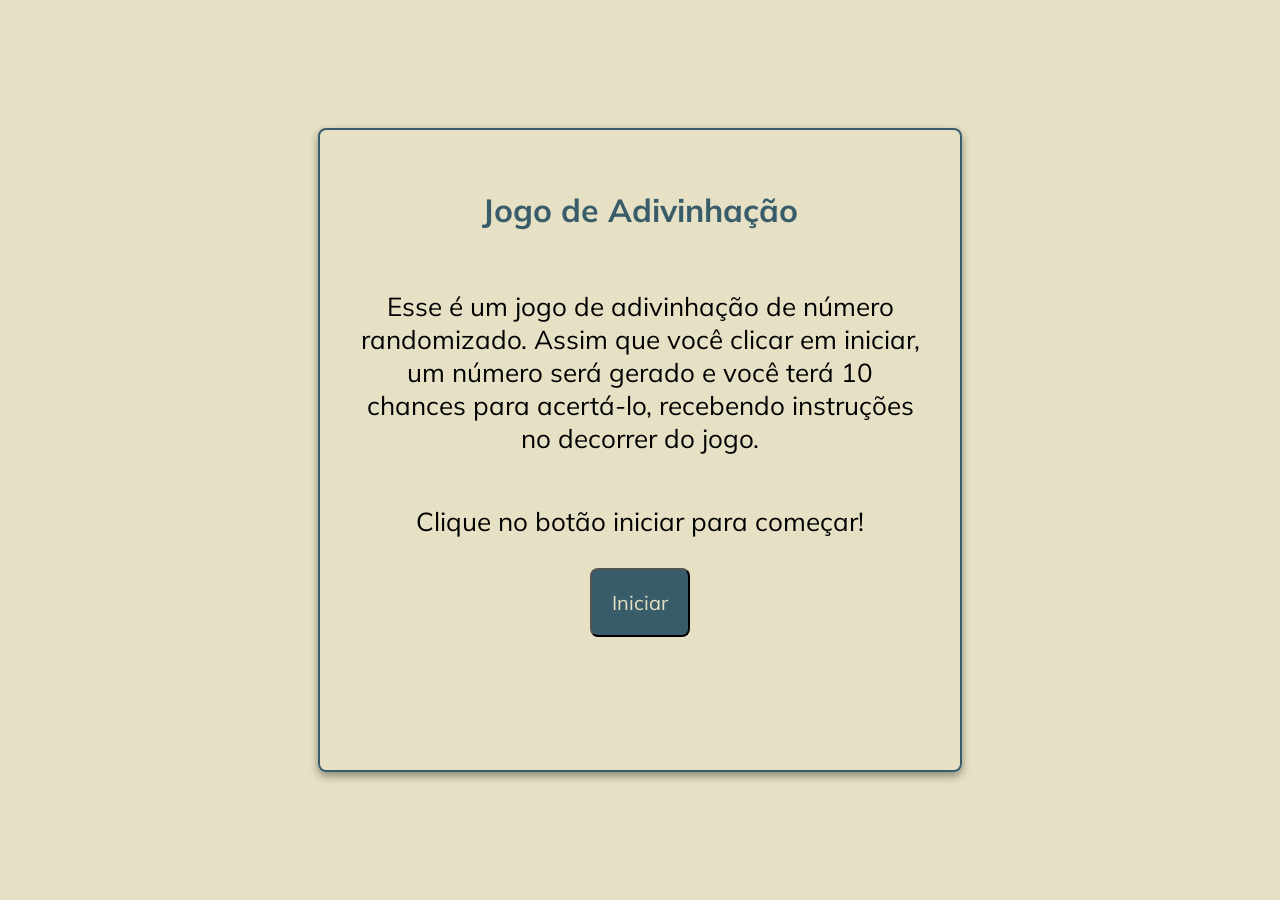
<file: 01-jogo-adivinhacao/index.html>
<!doctype html>
<html lang="en">
  <head>
    <meta charset="UTF-8" />
    <meta name="viewport" content="width=device-width, initial-scale=1.0" />
    <title>Jogo de Adivinhação</title>
    <!-- CSS -->
    <link rel="stylesheet" href="styles.css" />
    <!-- JS -->
    <script src="script.js" defer></script>
  </head>
  <body>
    <div class="container">
      <header><h1>Jogo de Adivinhação</h1></header>
      <main>
        <div class="instrucoes active">
          <p>
            Esse é um jogo de adivinhação de número randomizado. Assim que você
            clicar em iniciar, um número será gerado e você terá 10 chances para
            acertá-lo, recebendo instruções no decorrer do jogo.
          </p>
          <p>Clique no botão iniciar para começar!</p>
          <button class="btn-iniciar">Iniciar</button>
        </div>

        <!-- Área do jogo inicialmente escondida -->
        <div class="area-jogo hidden">
          <p>Digite um número de 1 a 100:</p>
          <input class="input-numero" type="number" min="1" max="100" />
          <button class="btn-chutar">Chutar</button>
          <p class="mensagem"></p>
          <p class="tentativas">Tentativas restantes: 10</p>
        </div>
      </main>
    </div>
  </body>
</html>
</file>
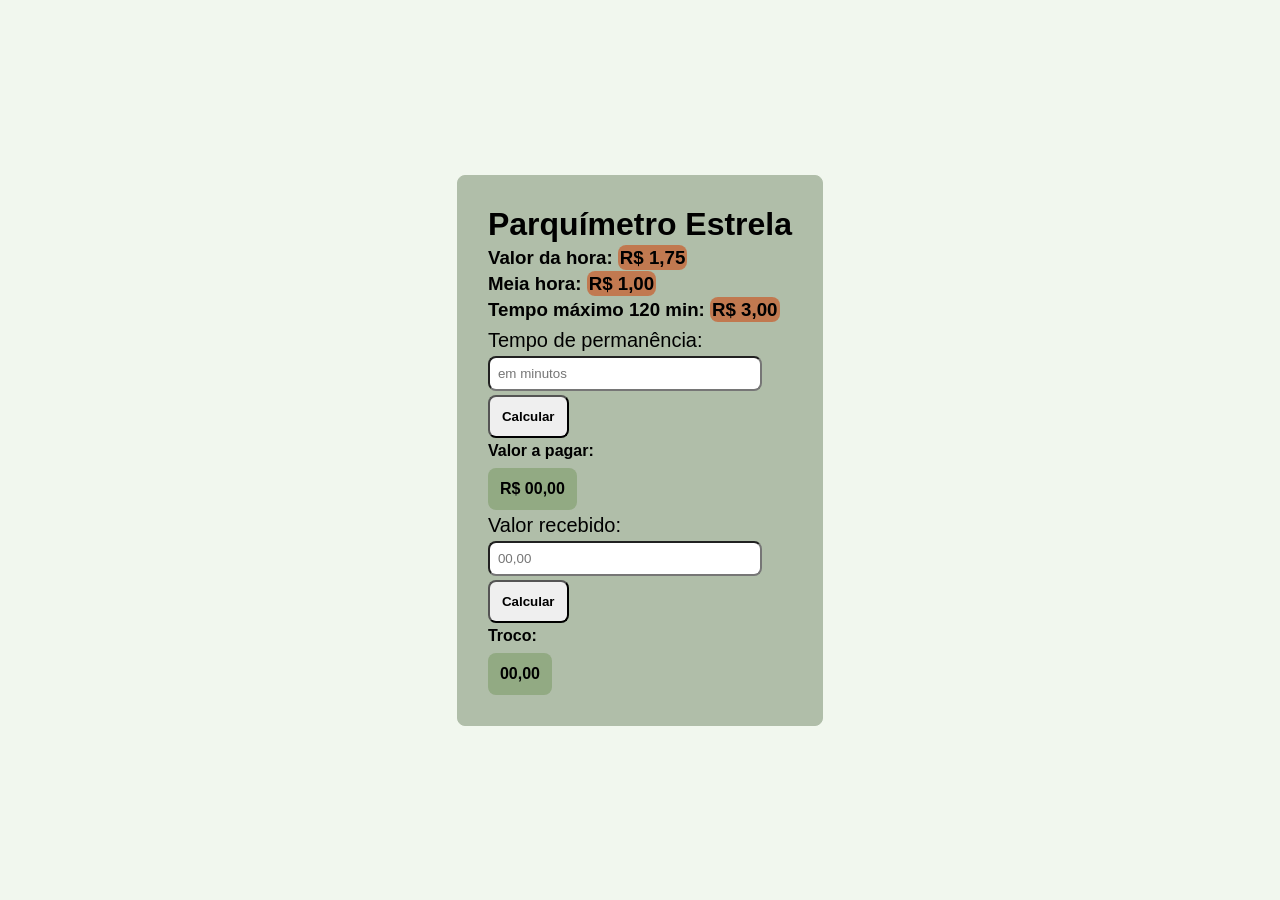
<file: 02-parquimetro/index.html>
<!doctype html>
<html lang="en">
  <head>
    <meta charset="UTF-8" />
    <meta name="viewport" content="width=device-width, initial-scale=1.0" />
    <title>Parquímetro</title>

    <!-- css -->
    <link rel="stylesheet" href="style.css" />
    <!-- JS -->
    <script src="script.js" defer></script>
  </head>
  <body>
    <main>
      <header>
        <h1>Parquímetro Estrela</h1>
        <h3>Valor da hora: <span>R$ 1,75</span></h3>
        <h3>Meia hora: <span>R$ 1,00</span></h3>
        <h3>Tempo máximo 120 min: <span>R$ 3,00</span></h3>
      </header>

      <label for="permanencia">Tempo de permanência:</label>
      <input id="permanencia" type="number" placeholder="em minutos" required />
      <button onclick="cliente.calcular()">Calcular</button>

      <div class="caixa-resultado">
        <h4>Valor a pagar:</h4>
        <p id="resultado">R$ 00,00</p>

        <label for="recebido">Valor recebido:</label>
        <input id="recebido" type="number" placeholder="00,00" />
        <button onclick="cliente.calcularTroco()">Calcular</button>
        <h4>Troco:</h4>
        <p id="troco">00,00</p>
      </div>
    </main>
  </body>
</html>
</file>
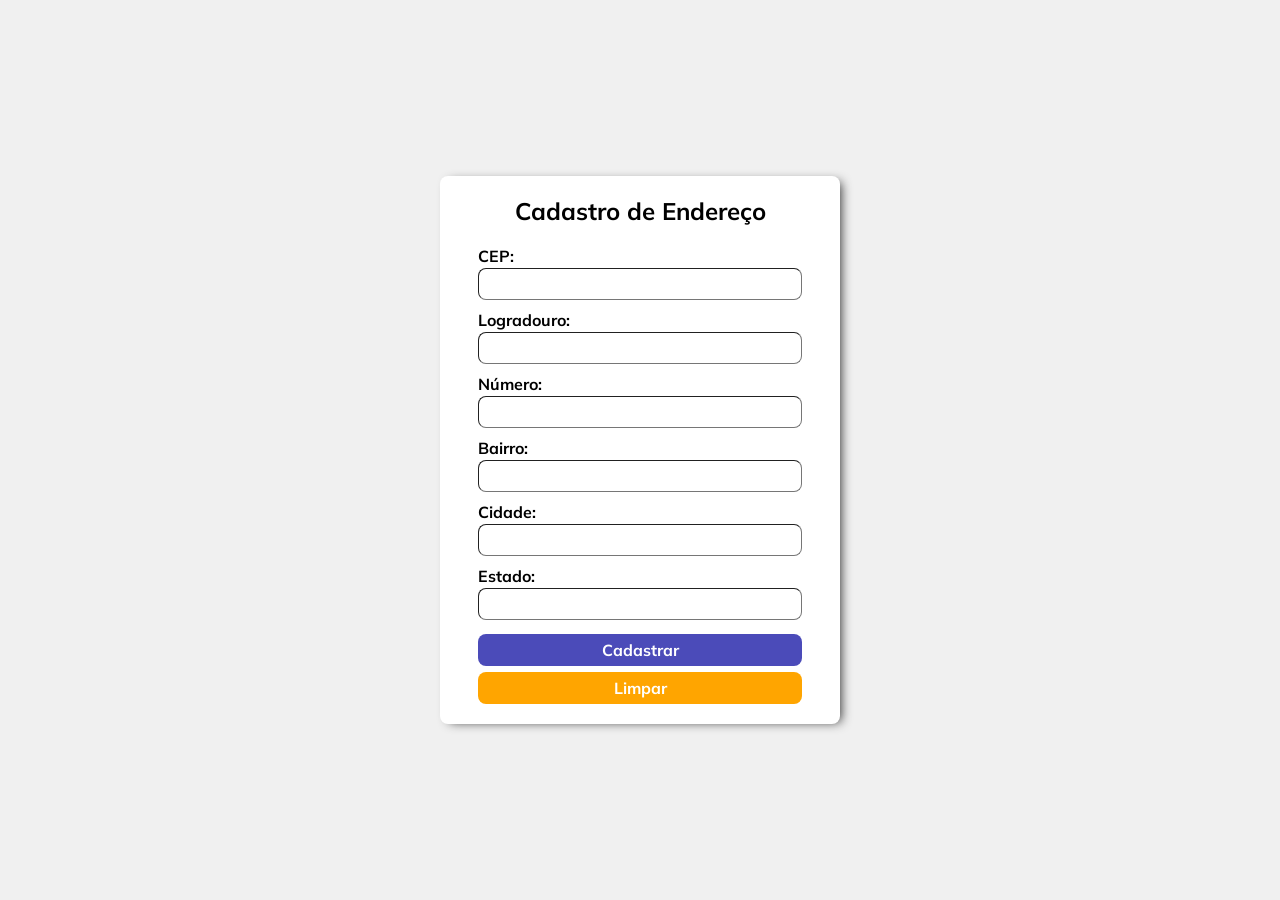
<file: 03-ViaCEP-API/index.html>
<!doctype html>
<html lang="en">
  <head>
    <meta charset="UTF-8" />
    <meta name="viewport" content="width=device-width, initial-scale=1.0" />
    <title>Cadastro de Endereço</title>

    <!-- CSS -->
    <link rel="stylesheet" href="style.css" />
    <!-- JS -->
    <script src="script.js" defer></script>
  </head>
  <body>
    <main>
      <h2>Cadastro de Endereço</h2>

      <form>
        <label for="cep">CEP:</label>
        <input type="number" name="cep" id="cep" required />

        <label for="logradouro">Logradouro:</label>
        <input type="text" name="logradouro" id="logradouro" required />

        <label for="numero">Número:</label>
        <input type="number" name="numero" id="numero" required />

        <label for="bairro">Bairro:</label>
        <input type="text" name="bairro" id="bairro" required />

        <label for="cidade">Cidade:</label>
        <input type="text" name="cidade" id="cidade" required />

        <label for="estado">Estado:</label>
        <input type="text" name="estado" id="estado" required />

        <button type="submit">Cadastrar</button>
        <button type="submit" id="btn-limpar">Limpar</button>
      </form>
    </main>
  </body>
</html>
</file>
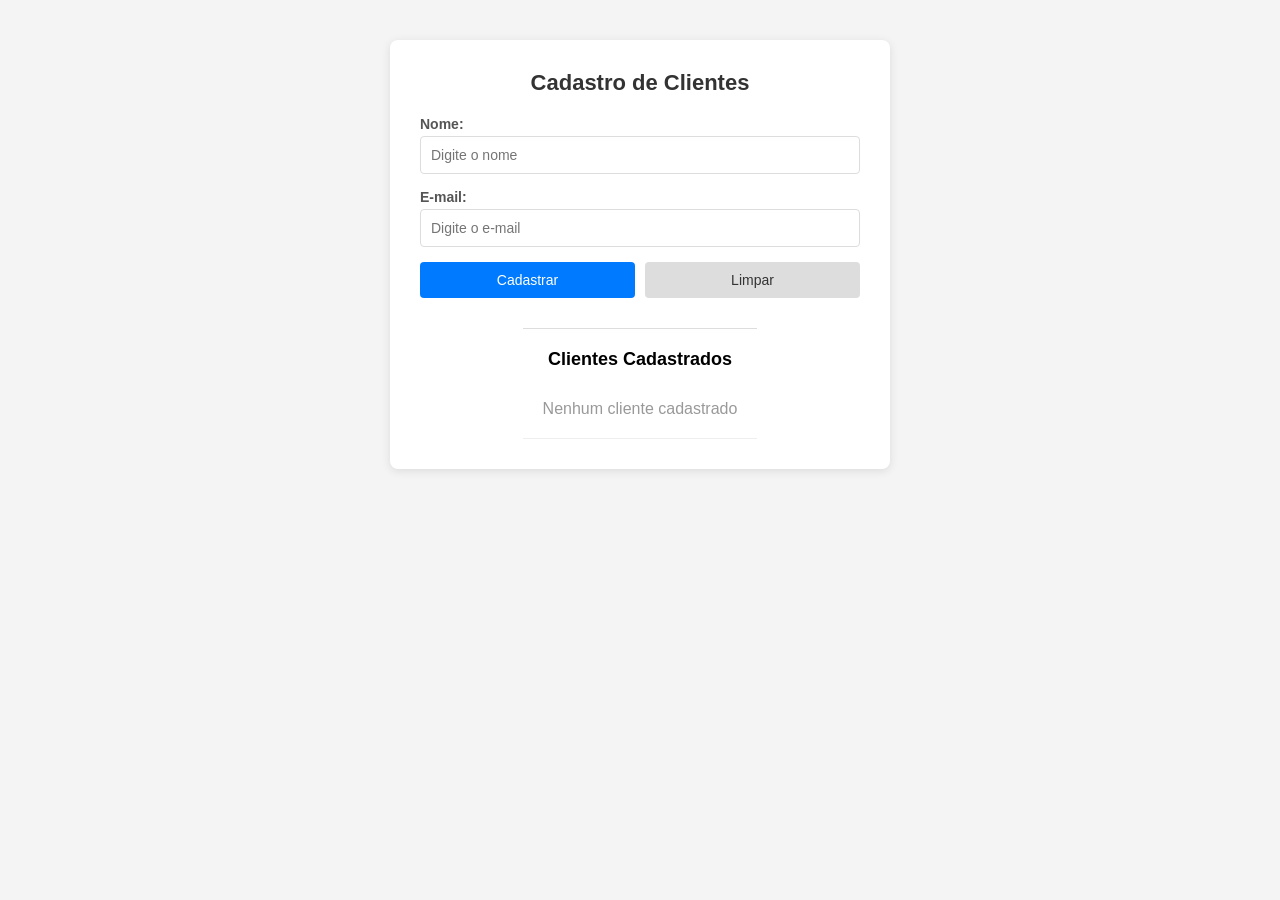
<file: 04-cadastro-cliente-crudcrud/index.html>
<!doctype html>
<html lang="en">
  <head>
    <meta charset="UTF-8" />
    <meta name="viewport" content="width=device-width, initial-scale=1.0" />
    <title>Cadastro de Cliente</title>

    <link rel="stylesheet" href="style.css" />
    <script src="script.js" defer></script>
  </head>
  <body>
    <main>
      <h1>Cadastro de Clientes</h1>

      <form>
        <label for="nome">Nome:</label>
        <input type="text" id="nome" placeholder="Digite o nome" required />

        <label for="email">E-mail:</label>
        <input type="email" id="email" placeholder="Digite o e-mail" required />

        <div class="btn-group">
          <button type="submit" class="btn-primary">Cadastrar</button>
          <button type="reset" class="btn-secondary">Limpar</button>
        </div>
      </form>

      <div class="clientes-section">
        <h2>Clientes Cadastrados</h2>
        <ul>
          <li class="empty">Nenhum cliente cadastrado</li>
        </ul>
      </div>
    </main>
  </body>
</html>
</file>
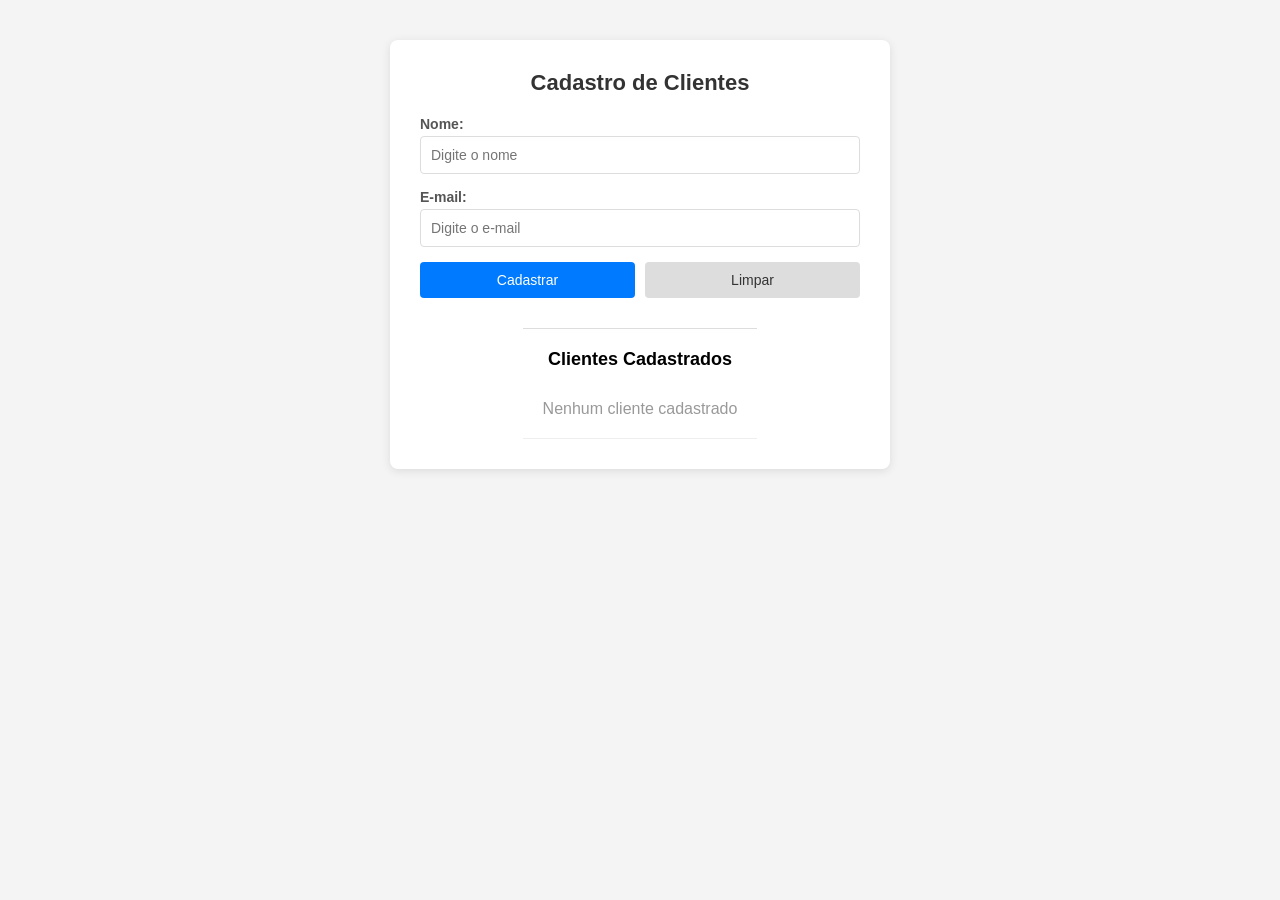
<file: 05-cadastro-cliente-POO/index.html>
<!doctype html>
<html lang="en">
  <head>
    <meta charset="UTF-8" />
    <meta name="viewport" content="width=device-width, initial-scale=1.0" />
    <title>Cadastro de Cliente POO</title>

    <link rel="stylesheet" href="style.css" />
  </head>
  <body>
    <main>
      <h1>Cadastro de Clientes</h1>

      <form>
        <label for="nome">Nome:</label>
        <input
          type="text"
          name="nome"
          id="nome"
          placeholder="Digite o nome"
          required
        />

        <label for="email">E-mail:</label>
        <input
          type="email"
          name="email"
          id="email"
          placeholder="Digite o e-mail"
          required
        />

        <div class="btn-group">
          <button type="submit" class="btn-primary">Cadastrar</button>
          <button type="reset" class="btn-secondary">Limpar</button>
        </div>
      </form>

      <div class="clientes-section">
        <h2>Clientes Cadastrados</h2>
        <ul>
          <li class="empty">Nenhum cliente cadastrado</li>
        </ul>
      </div>
    </main>

    <script type="module" src="/05-cadastro-cliente-POO/js/app.js"></script>
  </body>
</html>
</file>
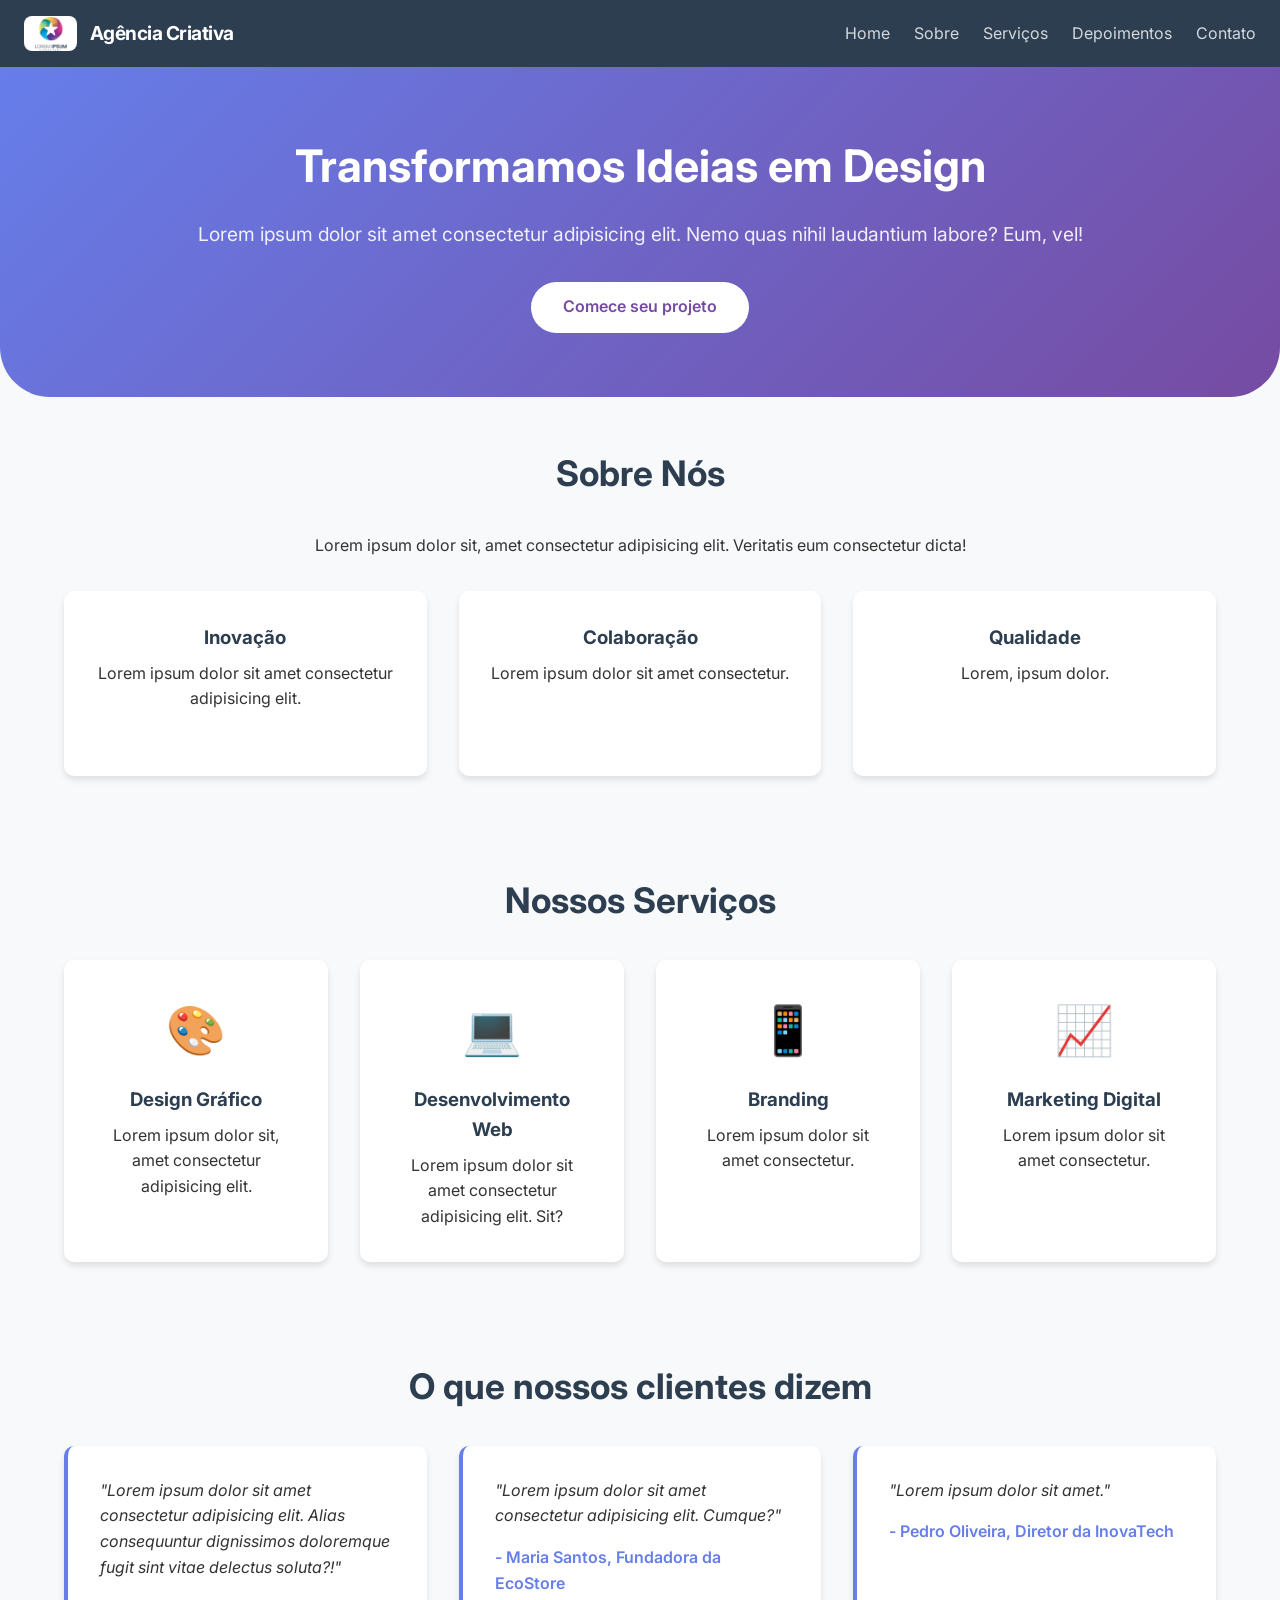
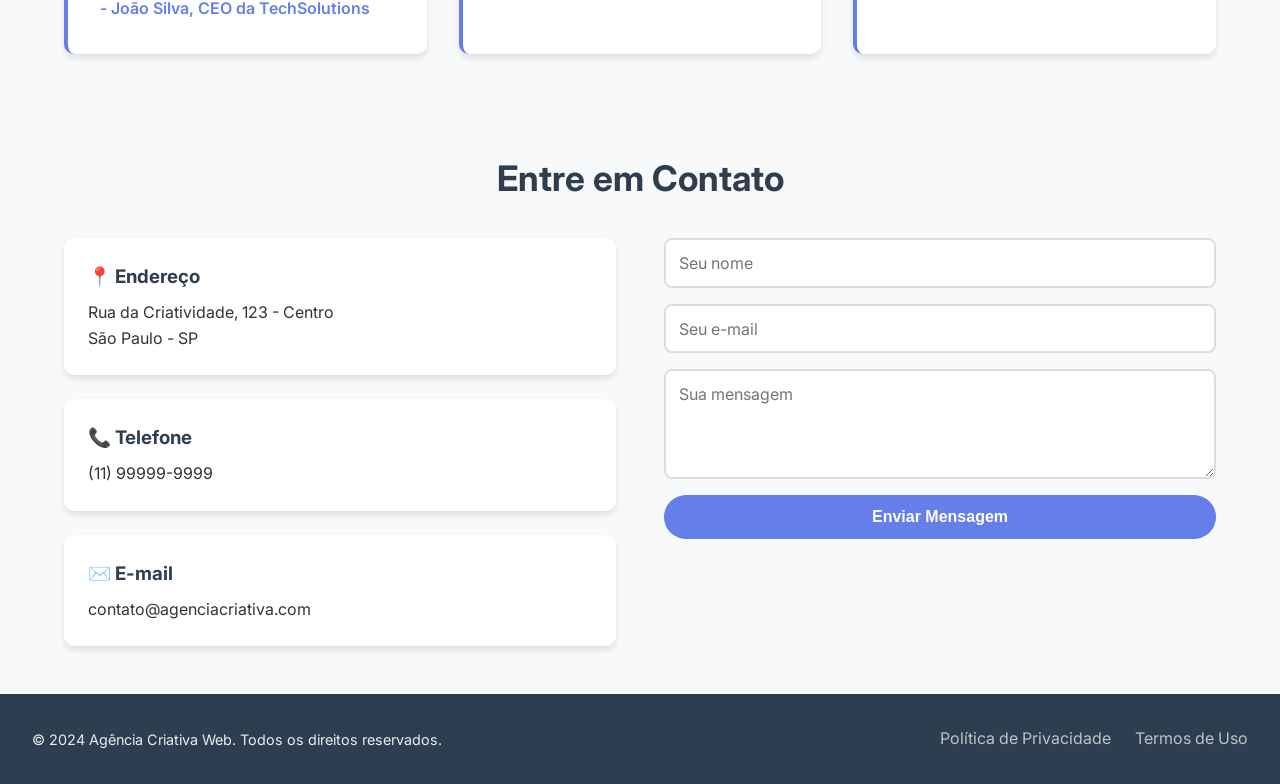
<file: 06-Agencia-Criativa-Web/index.html>
<!doctype html>
<html lang="pt-BR">
  <head>
    <meta charset="UTF-8" />
    <meta name="viewport" content="width=device-width, initial-scale=1.0" />
    <title>Agência Criativa Web</title>
    <!-- CSS -->
    <link rel="stylesheet" href="style.css" />
    <script src="js/script.js" defer></script>
  </head>
  <body>
    <div class="container">
      <!-- HEADER -->
      <header>
        <div class="logo"><img src="logo.png" alt="" /> Agência Criativa</div>

        <!-- BOTÃO DO MENU SANDUÍCHE -->
        <button class="menu-toggle" id="menuToggle">
          <span></span>
          <span></span>
          <span></span>
        </button>

        <!-- MENU DE NAVEGAÇÃO -->
        <nav id="mainNav">
          <a href="#home">Home</a>
          <a href="#sobre">Sobre</a>
          <a href="#servicos">Serviços</a>
          <a href="#depoimentos">Depoimentos</a>
          <a href="#contato">Contato</a>
        </nav>
      </header>

      <!-- MAIN -->
      <main>
        <!-- HOME -->
        <section id="home" class="home">
          <h1>Transformamos Ideias em Design</h1>
          <p>
            Lorem ipsum dolor sit amet consectetur adipisicing elit. Nemo quas
            nihil laudantium labore? Eum, vel!
          </p>
          <a href="#contato" class="btn">Comece seu projeto</a>
        </section>

        <!-- SOBRE -->
        <section id="sobre" class="sobre">
          <h2>Sobre Nós</h2>
          <p>
            Lorem ipsum dolor sit, amet consectetur adipisicing elit. Veritatis
            eum consectetur dicta!
          </p>
          <div class="valores">
            <div class="valor-item">
              <h3>Inovação</h3>
              <p>Lorem ipsum dolor sit amet consectetur adipisicing elit.</p>
            </div>
            <div class="valor-item">
              <h3>Colaboração</h3>
              <p>Lorem ipsum dolor sit amet consectetur.</p>
            </div>
            <div class="valor-item">
              <h3>Qualidade</h3>
              <p>Lorem, ipsum dolor.</p>
            </div>
          </div>
        </section>

        <!-- SERVIÇOS -->
        <section id="servicos" class="servicos">
          <h2>Nossos Serviços</h2>
          <div class="servicos-grid">
            <div class="servico-item">
              <span>🎨</span>
              <h3>Design Gráfico</h3>
              <p>Lorem ipsum dolor sit, amet consectetur adipisicing elit.</p>
            </div>
            <div class="servico-item">
              <span>💻</span>
              <h3>Desenvolvimento Web</h3>
              <p>
                Lorem ipsum dolor sit amet consectetur adipisicing elit. Sit?
              </p>
            </div>
            <div class="servico-item">
              <span>📱</span>
              <h3>Branding</h3>
              <p>Lorem ipsum dolor sit amet consectetur.</p>
            </div>
            <div class="servico-item">
              <span>📈</span>
              <h3>Marketing Digital</h3>
              <p>Lorem ipsum dolor sit amet consectetur.</p>
            </div>
          </div>
        </section>

        <!-- DEPOIMENTOS -->
        <section id="depoimentos" class="depoimentos">
          <h2>O que nossos clientes dizem</h2>
          <div class="depoimentos-grid">
            <div class="depoimento-item">
              <p>
                "Lorem ipsum dolor sit amet consectetur adipisicing elit. Alias
                consequuntur dignissimos doloremque fugit sint vitae delectus
                soluta?!"
              </p>
              <span>- João Silva, CEO da TechSolutions</span>
            </div>
            <div class="depoimento-item">
              <p>
                "Lorem ipsum dolor sit amet consectetur adipisicing elit.
                Cumque?"
              </p>
              <span>- Maria Santos, Fundadora da EcoStore</span>
            </div>
            <div class="depoimento-item">
              <p>"Lorem ipsum dolor sit amet."</p>
              <span>- Pedro Oliveira, Diretor da InovaTech</span>
            </div>
          </div>
        </section>

        <!-- CONTATO -->
        <section id="contato" class="contato">
          <h2>Entre em Contato</h2>
          <div class="contato-container">
            <div class="contato-info">
              <div>
                <h3>📍 Endereço</h3>
                <p>Rua da Criatividade, 123 - Centro</p>
                <p>São Paulo - SP</p>
              </div>
              <div>
                <h3>📞 Telefone</h3>
                <p>(11) 99999-9999</p>
              </div>
              <div>
                <h3>✉️ E-mail</h3>
                <p>contato@agenciacriativa.com</p>
              </div>
            </div>

            <form class="contato-form">
              <input type="text" placeholder="Seu nome" required />
              <input type="email" placeholder="Seu e-mail" required />
              <textarea placeholder="Sua mensagem" rows="4" required></textarea>
              <button type="submit" class="btn">Enviar Mensagem</button>
            </form>
          </div>
        </section>
      </main>

      <!-- FOOTER -->
      <footer>
        <p>© 2024 Agência Criativa Web. Todos os direitos reservados.</p>
        <div class="footer-links">
          <a href="#">Política de Privacidade</a>
          <a href="#">Termos de Uso</a>
        </div>
      </footer>
    </div>
  </body>
</html>
</file>
<file: 01-jogo-adivinhacao/styles.css>
/* ------------------ GLOBAL */
/* Font */
@import url("https://fonts.googleapis.com/css2?family=Mulish:wght@200..1000&display=swap");

* {
  margin: 0;
  padding: 0;
  font-family: "Mulish";
}
:root {
  --bg-color: #e6e1c5;
  --font-color: ;
  --box-color: #395c6b;
}

/* ------------------ BODY */
body {
  display: flex;
  align-items: center;
  justify-content: center;
  height: 100vh; /* centralizando conteudo do body*/
  background-color: var(--bg-color);
}
/* container */
.container {
  display: flex;
  flex-direction: column;
  align-items: center;
  border: 2px solid var(--box-color);
  border-radius: 8px;
  box-shadow: 0 4px 8px rgba(0, 0, 0, 0.4);
  padding: 20px;
  width: 600px;
  height: 600px;
}
header {
  padding: 40px;
  font-weight: bold;
  color: var(--box-color);
}
/* ------------------ MAIN */
.instrucoes {
  display: flex;
  flex-direction: column;
  align-items: center;
  justify-content: center;
}
p {
  text-align: center;
  font-family: inherit;
  padding: 20px;
  font-size: 26px;
}
button {
  background-color: var(--box-color);
  color: var(--bg-color);
  padding: 20px;
  border-radius: 8px;
  outline: none;
  font-size: 20px;
}

/* ------------------ MAIN INTERATIVO */
.area-jogo {
  display: none;
  flex-direction: column;
  align-items: center;
  justify-content: center;
  gap: 20px;
}
input {
  width: 80px;
  padding: 20px;
  border-radius: 8px;
  font-size: 30px;
}
.btn-chutar {
  height: 100px;
  border-radius: 50%;
}
.active {
  display: flex;
  flex-direction: column;
  align-items: center;
  justify-content: center;
  gap: 10px;
}
.hidden {
  display: none;
}
</file>
<file: 02-parquimetro/style.css>
/* ------------ GERAL ------------*/
* {
  padding: 0;
  margin: 0;
  box-sizing: border-box;
  font-family: Helvetica;
}
:root {
  --bg-color: #f1f7ee;
  --focus-color: #92aa83;
  --box-color: #b0bea9;
  --hover-color: #394531;
}

body {
  display: flex;
  justify-content: center;
  align-items: center;
  height: 100vh;
  background-color: var(--bg-color);
}
main,
.container,
.caixa-resultado {
  display: flex;
  flex-direction: column;
  justify-content: center;
  align-items: start;
  background-color: var(--box-color);
}
input {
  border-radius: 8px;
  width: 90%;
  padding: 8px;
  cursor: pointer;
}
label {
  font-family: inherit;
  font-size: 20px;
}
span {
  background-color: rgba(206, 71, 17, 0.575);
  padding: 2px;
  border-radius: 8px;
}
/* ------------ MAIN ------------*/
main {
  border: 1px solid var(--box-color);
  border-radius: 8px;
  padding: 30px;
  gap: 4px;
}
button {
  padding: 12px;
  border-radius: 8px;
  font-weight: bold;
}
button:hover {
  background-color: var(--hover-color);
  color: white;
}
/* ------------ Caixa resultado ------------*/
.caixa-resultado {
  gap: 4px;
  width: 100%;
}
.caixa-resultado p {
  font-family: inherit;
  background-color: var(--focus-color);
  padding: 12px;
  border-radius: 8px;
  font-weight: bold;
}
h1,
h2,
h3,
h4 {
  margin-bottom: 4px;
}
</file>
<file: 03-ViaCEP-API/style.css>
@import url("https://fonts.googleapis.com/css2?family=Mulish:wght@200..1000&display=swap");
* {
  padding: 0;
  margin: 0;
  font-family: "Mulish";
  box-sizing: border-box;
}
body {
  display: flex;
  flex-direction: column;
  align-items: center;
  justify-content: center;
  height: 100vh;
  background-color: #f0f0f0;
}
main {
  display: flex;
  flex-direction: column;
  align-items: center;
  justify-content: center;
  max-height: 600px;
  width: 400px;
  background-color: white;
  border-radius: 8px;
  padding: 20px;
  -webkit-box-shadow: 5px 2px 11px -4px rgba(0, 0, 0, 0.81);
  box-shadow: 5px 2px 11px -4px rgba(0, 0, 0, 0.81);
}
h2 {
  margin-bottom: 20px;
}
form {
  display: flex;
  flex-direction: column;
  justify-content: center;
  align-items: flex-start;
  gap: 2px;
  width: 90%;
}
input,
button {
  width: 100%;
  padding: 4px;
}
label {
  font-weight: bold;
}
input {
  margin-bottom: 8px;
  height: 32px;
  border-radius: 8px;
  border-width: 1px;
}
button {
  margin-top: 4px;
  background-color: rgb(75, 75, 185);
  color: white;
  height: 32px;
  border-radius: 8px;
  cursor: pointer;
  font-weight: bold;
  font-size: 16px;
  border-width: 0;
}
#btn-limpar {
  background-color: orange;
}
</file>
<file: 04-cadastro-cliente-crudcrud/style.css>
* {
  margin: 0;
  padding: 0;
  box-sizing: border-box;
  font-family: Arial, Helvetica, sans-serif;
}

body {
  font-family: Arial, sans-serif;
  background: #f4f4f4;
  padding: 40px 20px;
  display: flex;
  justify-content: center;
}
main {
  background: white;
  padding: 30px;
  border-radius: 8px;
  box-shadow: 0 2px 10px rgba(0, 0, 0, 0.1);
  max-width: 500px;
  width: 100%;
  display: flex;
  flex-direction: column;
  align-items: center;
  justify-content: center;
}
form {
  width: 100%;
}

h1 {
  font-size: 22px;
  margin-bottom: 20px;
  color: #333;
}

label {
  display: block;
  font-weight: bold;
  margin-bottom: 4px;
  color: #555;
  font-size: 14px;
}

input,
select {
  width: 100%;
  padding: 10px;
  margin-bottom: 15px;
  border: 1px solid #ddd;
  border-radius: 4px;
  font-size: 14px;
}

.btn-group {
  display: flex;
  gap: 10px;
}

button {
  padding: 10px 20px;
  border: none;
  border-radius: 4px;
  font-size: 14px;
  cursor: pointer;
  flex: 1;
}

.btn-primary {
  background: #007bff;
  color: white;
}

.btn-primary:hover {
  background: #0056b3;
}

.btn-secondary {
  background: #ddd;
  color: #333;
}

.btn-secondary:hover {
  background: #ccc;
}

.clientes-section {
  margin-top: 30px;
  border-top: 1px solid #ddd;
  padding-top: 20px;
  display: flex;
  flex-direction: column;
  align-items: center;
  justify-content: center;
}

.clientes-section h2 {
  font-size: 18px;
  margin-bottom: 10px;
}

ul {
  list-style: none;
}

ul li {
  padding: 10px;
  border-bottom: 1px solid #eee;
}

.empty {
  color: #999;
  text-align: center;
  padding: 20px;
}
</file>
<file: 05-cadastro-cliente-POO/style.css>
* {
  margin: 0;
  padding: 0;
  box-sizing: border-box;
  font-family: Arial, Helvetica, sans-serif;
}

body {
  font-family: Arial, sans-serif;
  background: #f4f4f4;
  padding: 40px 20px;
  display: flex;
  justify-content: center;
}
main {
  background: white;
  padding: 30px;
  border-radius: 8px;
  box-shadow: 0 2px 10px rgba(0, 0, 0, 0.1);
  max-width: 500px;
  width: 100%;
  display: flex;
  flex-direction: column;
  align-items: center;
  justify-content: center;
}
form {
  width: 100%;
}

h1 {
  font-size: 22px;
  margin-bottom: 20px;
  color: #333;
}

label {
  display: block;
  font-weight: bold;
  margin-bottom: 4px;
  color: #555;
  font-size: 14px;
}

input,
select {
  width: 100%;
  padding: 10px;
  margin-bottom: 15px;
  border: 1px solid #ddd;
  border-radius: 4px;
  font-size: 14px;
}

.btn-group {
  display: flex;
  gap: 10px;
}

button {
  padding: 10px 20px;
  border: none;
  border-radius: 4px;
  font-size: 14px;
  cursor: pointer;
  flex: 1;
}

.btn-primary {
  background: #007bff;
  color: white;
}

.btn-primary:hover {
  background: #0056b3;
}

.btn-secondary {
  background: #ddd;
  color: #333;
}

.btn-secondary:hover {
  background: #ccc;
}

.clientes-section {
  margin-top: 30px;
  border-top: 1px solid #ddd;
  padding-top: 20px;
  display: flex;
  flex-direction: column;
  align-items: center;
  justify-content: center;
}

.clientes-section h2 {
  font-size: 18px;
  margin-bottom: 10px;
}

ul {
  list-style: none;
}

ul li {
  padding: 10px;
  border-bottom: 1px solid #eee;
}

.empty {
  color: #999;
  text-align: center;
  padding: 20px;
}
</file>
<file: 06-Agencia-Criativa-Web/style.css>
/* ============================================
   IMPORTAÇÕES
   ============================================ */
@import url("https://fonts.googleapis.com/css2?family=Inter:wght@300;400;600;700&display=swap");

/* ============================================
   RESET
   ============================================ */
* {
  margin: 0;
  padding: 0;
  box-sizing: border-box;
}
/* ============================================
   GERAL
   ============================================ */

html {
  scroll-behavior: smooth;
}

body {
  font-family: "Inter", sans-serif;
  line-height: 1.6;
  color: #333;
  background: #f8f9fa;
  min-height: 100vh;
}

/* ============================================
   CONTAINER
   ============================================ */
.container {
  display: grid;
  grid-template-areas:
    "header"
    "main"
    "footer";
  grid-template-rows: auto 1fr auto;
  min-height: 100vh;
}

/* ============================================
   HEADER
   ============================================ */
header {
  grid-area: header;
  background: #2c3e50;
  color: white;
  padding: 0.8rem 1.5rem;
  display: flex;
  justify-content: space-between;
  align-items: center;
  position: sticky;
  top: 0;
  z-index: 1000;
  flex-wrap: wrap;
}

.logo {
  display: flex;
  align-items: center;
  gap: 0.8rem;
  font-size: 1.2rem;
  font-weight: 700;
  letter-spacing: -0.5px;
}

.logo img {
  height: 35px;
  width: auto;
  display: block;
  border-radius: 0.5rem;
}

/* ============================================
   BOTÃO DO MENU SANDUÍCHE
   ============================================ */
.menu-toggle {
  display: none;
  flex-direction: column;
  gap: 5px;
  background: none;
  border: none;
  cursor: pointer;
  padding: 5px;
  z-index: 1001;
}

.menu-toggle span {
  display: block;
  width: 28px;
  height: 3px;
  background: white;
  border-radius: 3px;
  transition: all 0.3s ease;
}
.menu-toggle.active span:nth-child(1) {
  transform: rotate(45deg) translate(5px, 6px);
}

.menu-toggle.active span:nth-child(2) {
  opacity: 0;
}

.menu-toggle.active span:nth-child(3) {
  transform: rotate(-45deg) translate(5px, -6px);
}
/* ============================================
   NAVEGAÇÃO
   ============================================ */
nav {
  display: flex;
  gap: 1.5rem;
  align-items: center;
  transition: all 0.3s ease;
}

nav a {
  color: rgba(255, 255, 255, 0.8);
  text-decoration: none;
  font-weight: 400;
  transition: color 0.3s;
  padding: 0.5rem 0;
}

nav a:hover {
  color: #3498db;
}
/* ============================================
   MAIN
   ============================================ */
main {
  grid-area: main;
}

/* ============================================
   SEÇÕES
   ============================================ */
section {
  padding: 3rem 1.5rem;
  max-width: 1200px;
  margin: 0 auto;
}

section h2 {
  font-size: 2.2rem;
  text-align: center;
  margin-bottom: 2rem;
  color: #2c3e50;
}

/* ============================================
   HOME
   ============================================ */
.home {
  text-align: center;
  padding: 4rem 1.5rem;
  background: linear-gradient(135deg, #667eea 0%, #764ba2 100%);
  color: white;
  border-radius: 0 0 50px 50px;
  max-width: 100%;
}

.home h1 {
  font-size: 2.8rem;
  margin-bottom: 1rem;
}

.home p {
  font-size: 1.2rem;
  margin-bottom: 2rem;
  opacity: 0.9;
}

.btn {
  display: inline-block;
  padding: 0.8rem 2rem;
  background: white;
  color: #764ba2;
  text-decoration: none;
  font-weight: 600;
  border-radius: 50px;
  transition:
    transform 0.3s,
    box-shadow 0.3s;
  border: none;
  cursor: pointer;
  font-size: 1rem;
}

.btn:hover {
  transform: translateY(-2px);
  box-shadow: 0 10px 20px rgba(0, 0, 0, 0.2);
}

/* ============================================
   SOBRE
   ============================================ */
.sobre p {
  text-align: center;
  margin-bottom: 2rem;
  max-width: 700px;
  margin-left: auto;
  margin-right: auto;
}

.valores {
  display: flex;
  justify-content: center;
  gap: 2rem;
  flex-wrap: wrap;
}

.valor-item {
  background: white;
  padding: 2rem;
  border-radius: 10px;
  flex: 1 1 200px;
  box-shadow: 0 4px 6px rgba(0, 0, 0, 0.1);
  text-align: center;
  transition: transform 0.3s;
}

.valor-item:hover {
  transform: translateY(-5px);
}

.valor-item h3 {
  margin-bottom: 0.5rem;
  color: #2c3e50;
}

/* ============================================
   SERVIÇOS
   ============================================ */
.servicos-grid {
  display: grid;
  grid-template-columns: repeat(auto-fit, minmax(250px, 1fr));
  gap: 2rem;
}

.servico-item {
  background: white;
  padding: 2rem;
  text-align: center;
  border-radius: 10px;
  box-shadow: 0 4px 6px rgba(0, 0, 0, 0.1);
  transition: transform 0.3s;
}

.servico-item:hover {
  transform: translateY(-5px);
}

.servico-item span {
  font-size: 3rem;
  display: block;
  margin-bottom: 1rem;
}

.servico-item h3 {
  margin-bottom: 0.5rem;
  color: #2c3e50;
}

/* ============================================
   DEPOIMENTOS
   ============================================ */
.depoimentos-grid {
  display: grid;
  grid-template-columns: repeat(auto-fit, minmax(280px, 1fr));
  gap: 2rem;
}

.depoimento-item {
  background: white;
  padding: 2rem;
  border-radius: 10px;
  border-left: 4px solid #667eea;
  box-shadow: 0 4px 6px rgba(0, 0, 0, 0.1);
}

.depoimento-item p {
  font-style: italic;
  margin-bottom: 1rem;
}

.depoimento-item span {
  font-weight: 600;
  color: #667eea;
}

/* ============================================
   CONTATO
   ============================================ */
.contato-container {
  display: flex;
  gap: 3rem;
  flex-wrap: wrap;
}

.contato-info {
  flex: 1 1 300px;
  display: flex;
  flex-direction: column;
  gap: 1.5rem;
}

.contato-info div {
  background: white;
  padding: 1.5rem;
  border-radius: 10px;
  box-shadow: 0 4px 6px rgba(0, 0, 0, 0.1);
}

.contato-info h3 {
  color: #2c3e50;
  margin-bottom: 0.5rem;
}

.contato-form {
  flex: 1 1 300px;
  display: flex;
  flex-direction: column;
  gap: 1rem;
}

.contato-form input,
.contato-form textarea {
  padding: 0.8rem;
  border: 2px solid #ddd;
  border-radius: 8px;
  font-family: "Inter", sans-serif;
  font-size: 1rem;
  transition: border-color 0.3s;
  width: 100%;
}

.contato-form input:focus,
.contato-form textarea:focus {
  outline: none;
  border-color: #667eea;
}

.contato-form .btn {
  background: #667eea;
  color: white;
  padding: 0.8rem;
}

.contato-form .btn:hover {
  background: #764ba2;
}

/* ============================================
   FOOTER
   ============================================ */
footer {
  grid-area: footer;
  background: #2c3e50;
  color: white;
  padding: 2rem;
  display: flex;
  justify-content: space-between;
  align-items: center;
  flex-wrap: wrap;
  gap: 1rem;
}

footer p {
  margin: 0;
  font-size: 0.9rem;
  opacity: 0.9;
}

.footer-links {
  display: flex;
  gap: 1.5rem;
}

.footer-links a {
  color: #bdc3c7;
  text-decoration: none;
  transition: color 0.3s;
}

.footer-links a:hover {
  color: white;
}
/* ============================================
   RESPONSIVIDADE
   ============================================ */
@media (max-width: 768px) {
  .menu-toggle {
    display: flex;
  }
  nav {
    display: none;
    flex-direction: column;
    width: 100%;
    padding: 1rem 0;
    gap: 0.5rem;
    background: #2c3e50;
    border-top: 1px solid rgba(255, 255, 255, 0.1);
    margin-top: 0.5rem;
  }
  nav.open {
    display: flex;
    animation: slideDown 0.3s ease;
  }
  nav a {
    width: 100%;
    text-align: center;
    padding: 0.8rem;
    border-bottom: 1px solid rgba(255, 255, 255, 0.05);
    font-size: 1.1rem;
  }

  nav a:last-child {
    border-bottom: none;
  }
  header {
    padding: 0.8rem 1rem;
  }
  @keyframes slideDown {
    from {
      opacity: 0;
      transform: translateY(-10px);
    }
    to {
      opacity: 1;
      transform: translateY(0);
    }
  }
}
@media (max-width: 768px) {
  section {
    padding: 2rem 1rem;
  }

  section h2 {
    font-size: 1.8rem;
  }

  .home {
    padding: 3rem 1rem;
  }

  .home h1 {
    font-size: 2rem;
  }

  .home p {
    font-size: 1rem;
  }

  .valores {
    flex-direction: column;
  }

  .servicos-grid {
    grid-template-columns: 1fr;
  }

  .depoimentos-grid {
    grid-template-columns: 1fr;
  }

  .contato-container {
    flex-direction: column;
  }

  footer {
    flex-direction: column;
    text-align: center;
  }

  .footer-links {
    flex-direction: column;
    gap: 0.8rem;
  }
}

@media (max-width: 480px) {
  .logo {
    font-size: 1rem;
  }

  .logo img {
    height: 28px;
  }

  .home h1 {
    font-size: 1.5rem;
  }

  .btn {
    font-size: 0.9rem;
    padding: 0.6rem 1.5rem;
  }
}
</file>
